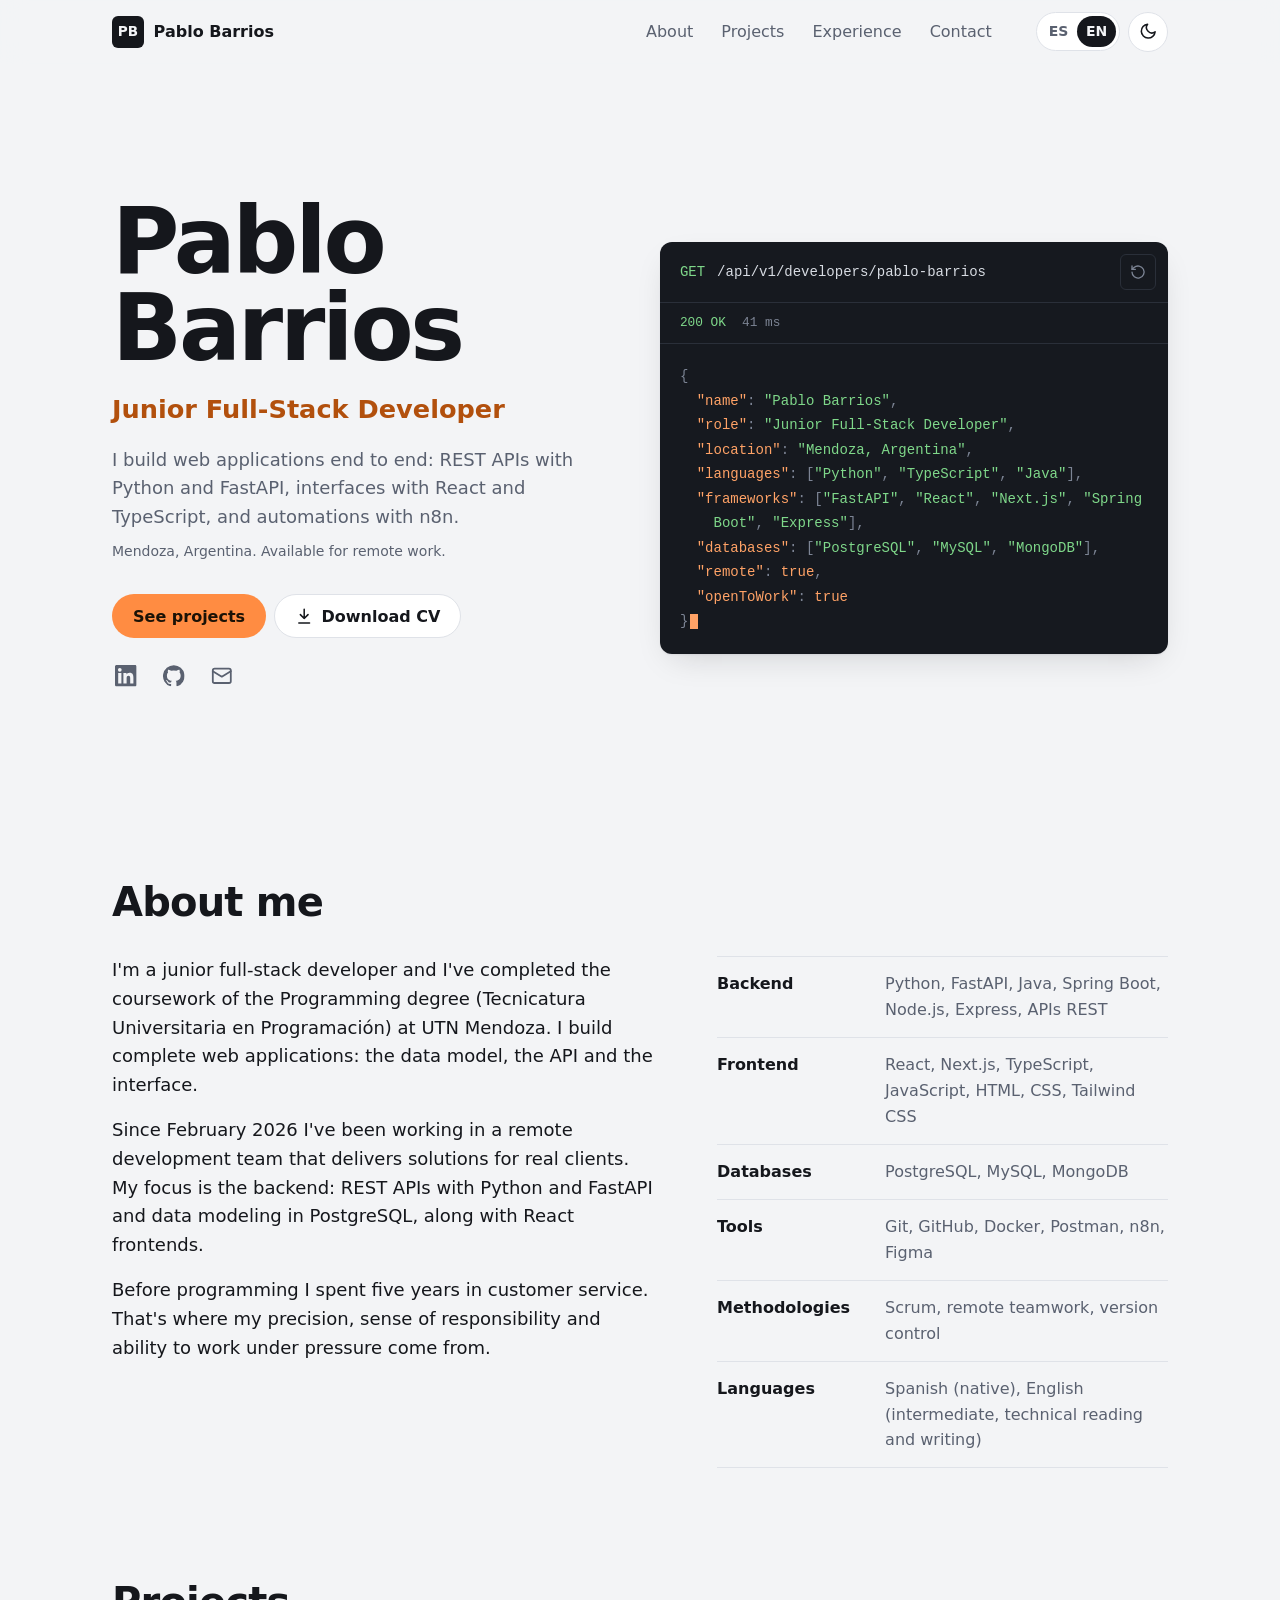
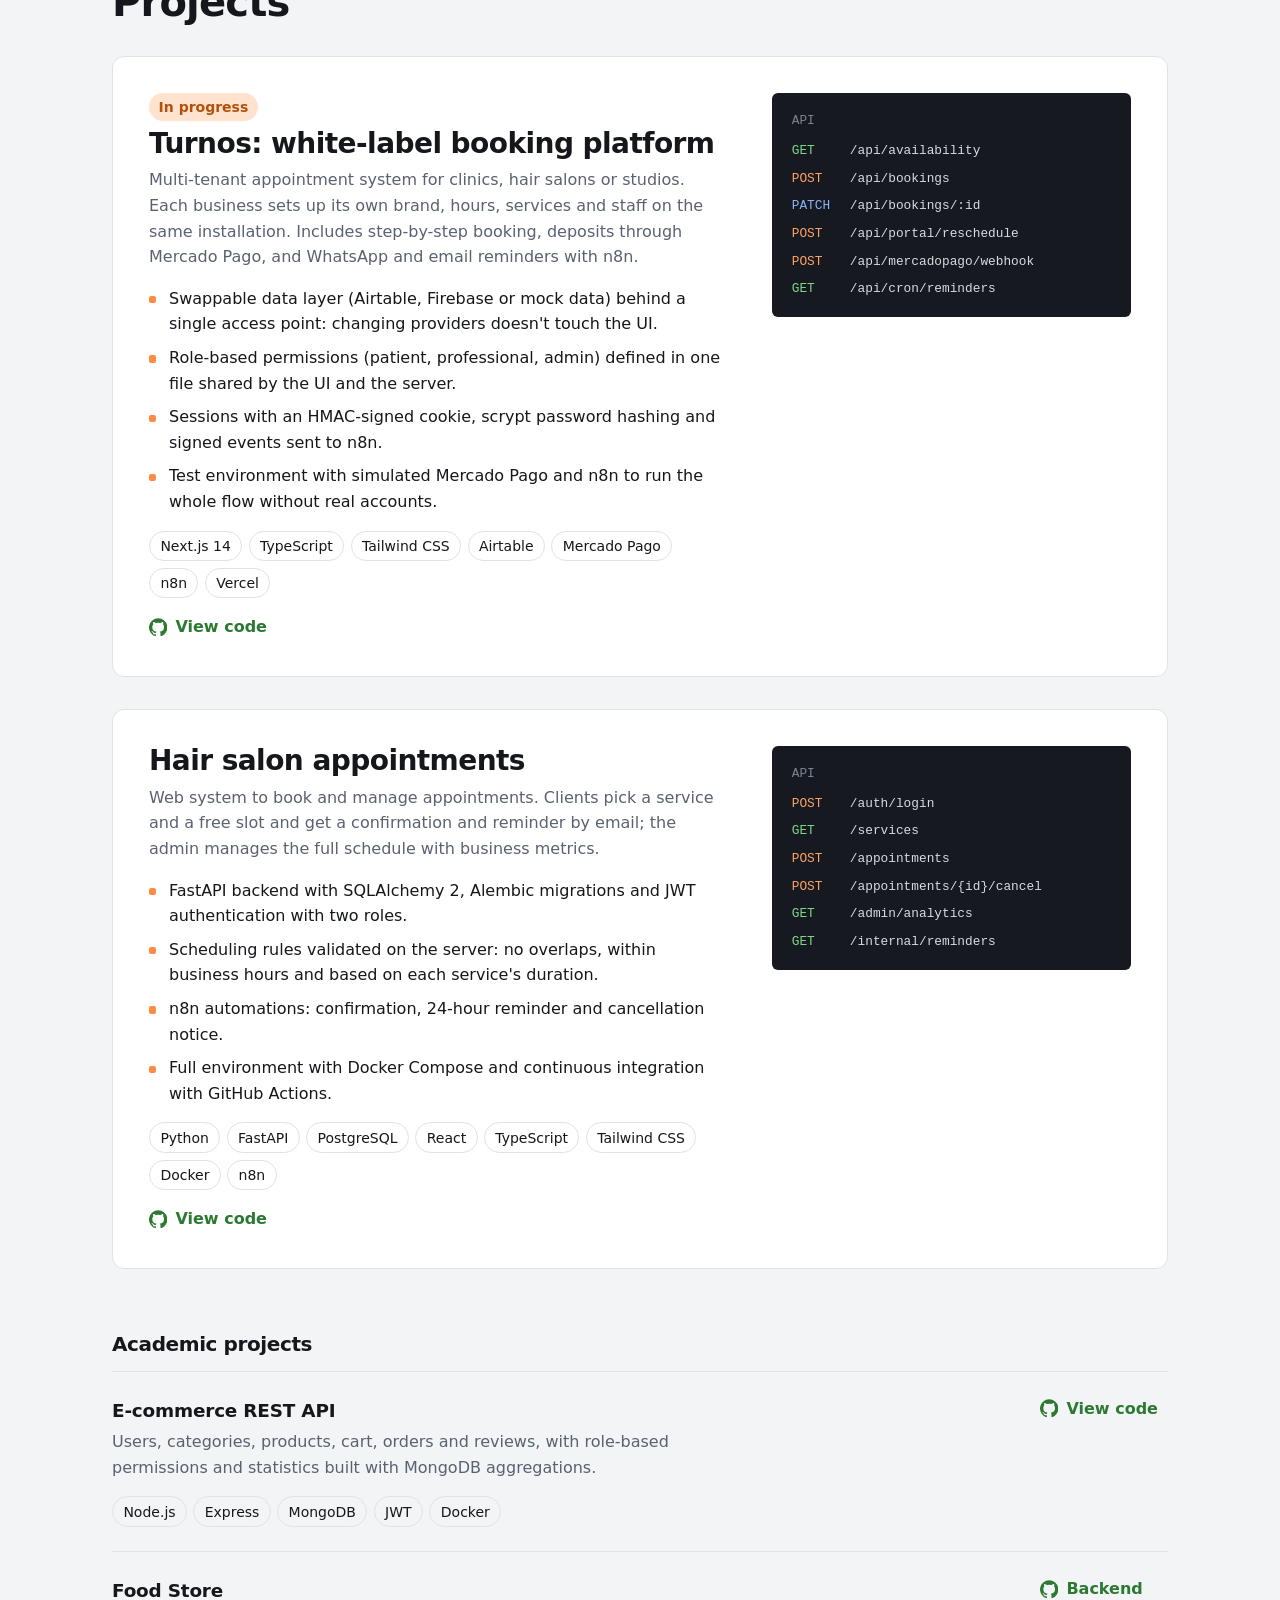
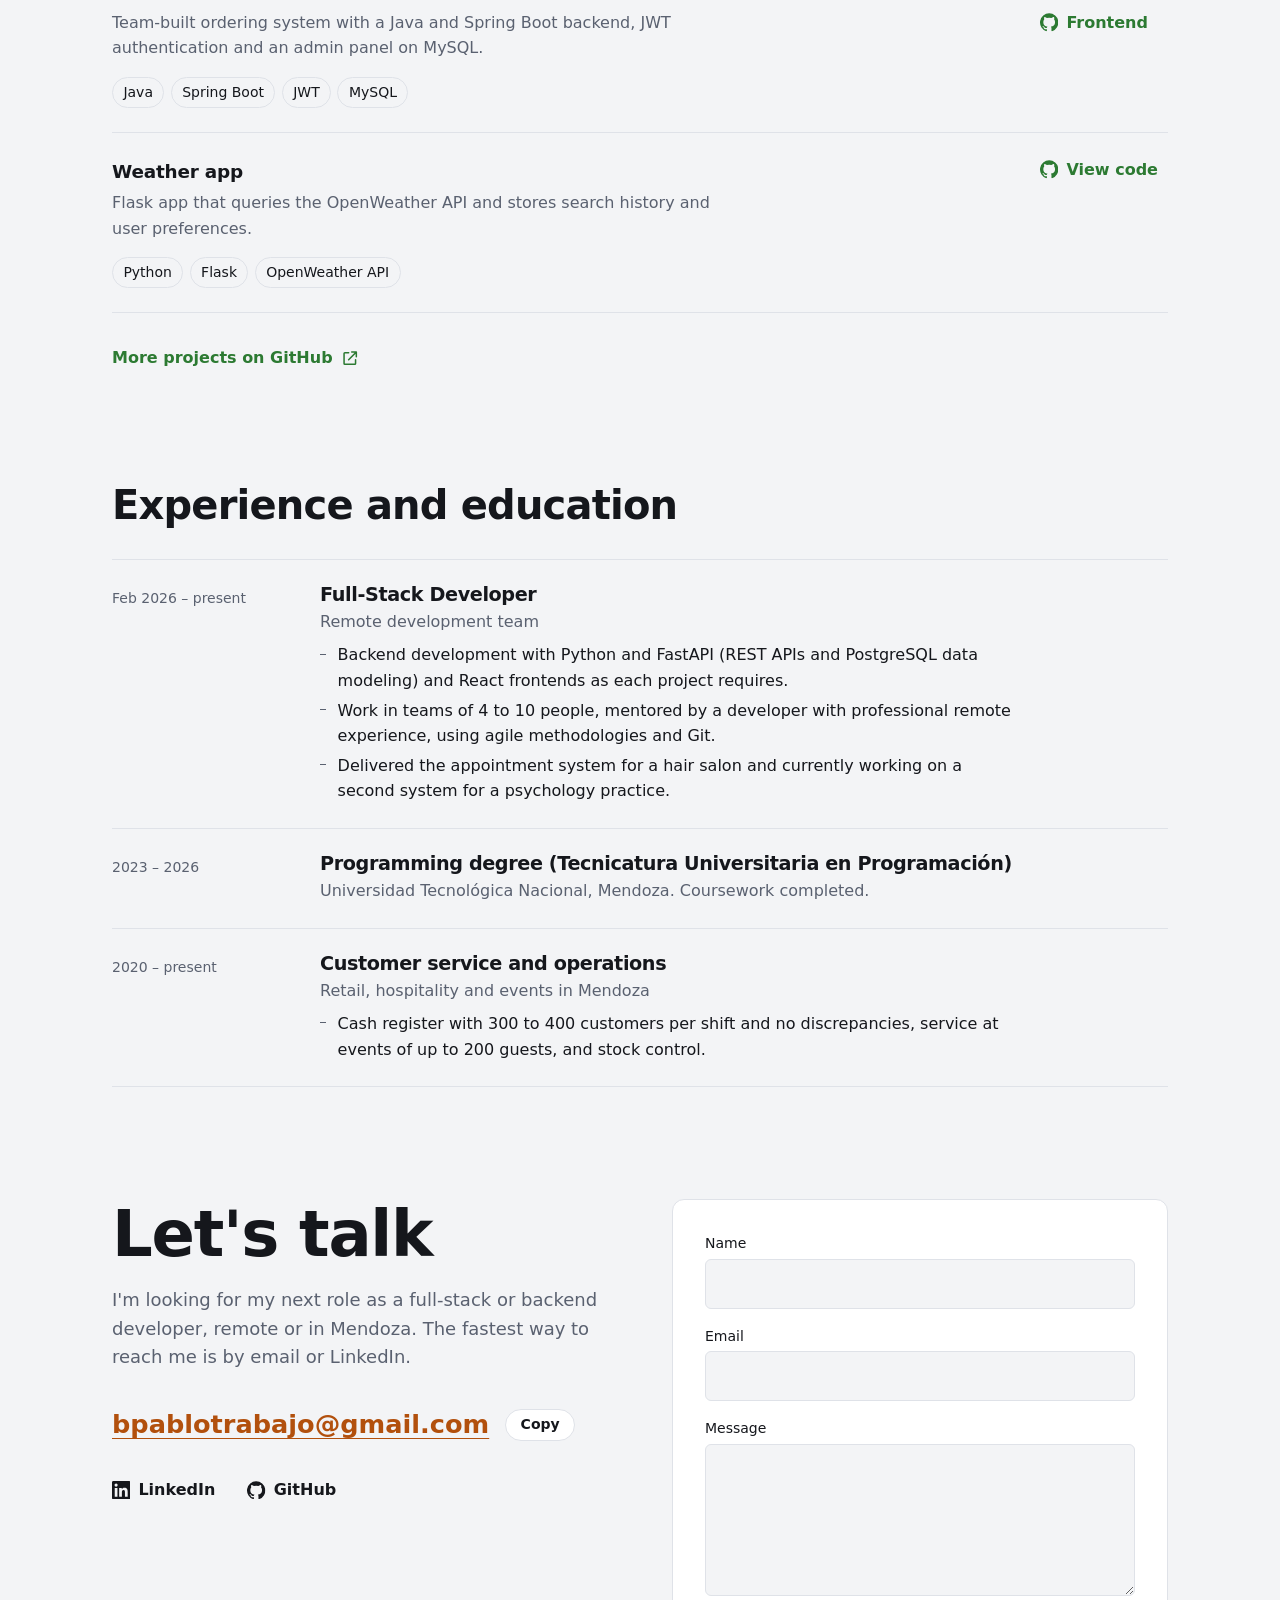
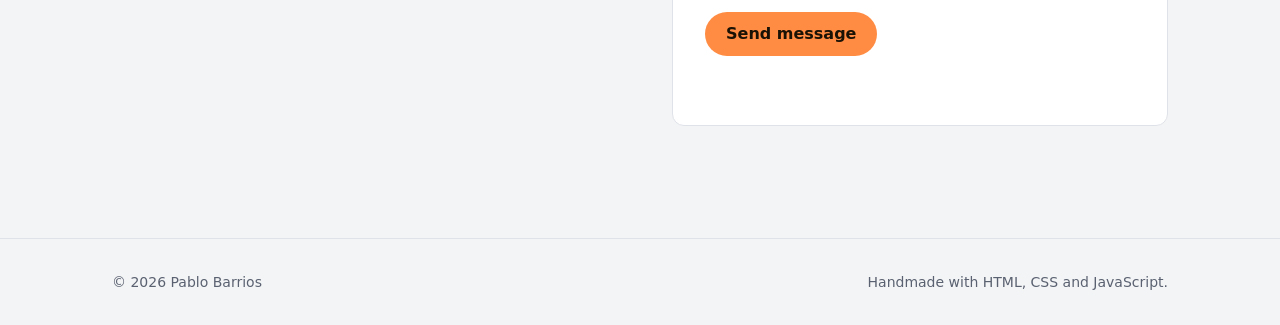
<file: index.html>
<!DOCTYPE html>
<html lang="es">
<head>
    <meta charset="UTF-8">
    <meta name="viewport" content="width=device-width, initial-scale=1.0">
    <!-- Seguridad: GitHub Pages no permite configurar cabeceras HTTP, así que la política va como meta.
         Si cambiás el script en línea de más abajo, hay que recalcular su hash (ver README). -->
    <meta http-equiv="Content-Security-Policy" content="default-src 'self'; script-src 'self' 'sha256-qCm9SoZn5TiUDaCYLruFXQI110oc0spORwBN+nDmYwY='; style-src 'self' https://fonts.googleapis.com; font-src https://fonts.gstatic.com; img-src 'self' data:; connect-src 'self' https://formspree.io; form-action https://formspree.io; base-uri 'self'; object-src 'none'; upgrade-insecure-requests">
    <meta name="referrer" content="strict-origin-when-cross-origin">

    <title>Pablo Barrios | Desarrollador Full Stack</title>
    <meta name="description" content="Pablo Barrios, desarrollador full stack junior en Mendoza, Argentina. APIs REST con Python y FastAPI, frontends con React y TypeScript, automatizaciones con n8n. Disponible para trabajo remoto.">
    <meta name="author" content="Pablo Barrios">
    <meta name="theme-color" content="#111317">
    <link rel="canonical" href="https://byakko317.github.io/">

    <!-- Open Graph / LinkedIn -->
    <meta property="og:type" content="website">
    <meta property="og:locale" content="es_AR">
    <meta property="og:locale:alternate" content="en_US">
    <meta property="og:title" content="Pablo Barrios | Desarrollador Full Stack">
    <meta property="og:description" content="APIs REST con Python y FastAPI, frontends con React y TypeScript, automatizaciones con n8n.">
    <meta property="og:url" content="https://byakko317.github.io/">
    <meta property="og:image" content="https://byakko317.github.io/assets/og-image.png">
    <meta property="og:image:width" content="1200">
    <meta property="og:image:height" content="630">
    <meta property="og:image:alt" content="Pablo Barrios, Desarrollador Full Stack">
    <meta name="twitter:card" content="summary_large_image">

    <link rel="icon" type="image/png" href="assets/icons/coffee.png">

    <!-- Evita el parpadeo de tema/idioma: se aplica antes de pintar -->
    <script>
        (function () {
            var root = document.documentElement;
            try {
                var theme = localStorage.getItem("theme");
                if (theme === "dark" || theme === "light") root.dataset.theme = theme;
                var lang = localStorage.getItem("lang");
                if (!lang) lang = (navigator.language || "es").toLowerCase().indexOf("es") === 0 ? "es" : "en";
                root.dataset.lang = lang;
            } catch (e) {}
        })();
    </script>

    <link rel="preconnect" href="https://fonts.googleapis.com">
    <link rel="preconnect" href="https://fonts.gstatic.com" crossorigin>
    <link rel="stylesheet" href="https://fonts.googleapis.com/css2?family=Bricolage+Grotesque:opsz,wght@12..96,600;12..96,800&family=Instrument+Sans:wght@400;500;600&family=JetBrains+Mono:wght@400;500&display=swap">

    <link rel="stylesheet" href="css/base.css">
    <link rel="stylesheet" href="css/layout.css">
    <link rel="stylesheet" href="css/sections/hero.css">
    <link rel="stylesheet" href="css/sections/about.css">
    <link rel="stylesheet" href="css/sections/projects.css">
    <link rel="stylesheet" href="css/sections/experience.css">
    <link rel="stylesheet" href="css/sections/contact.css">
    <link rel="stylesheet" href="css/components/cursor.css">

    <script type="application/ld+json">
    {
        "@context": "https://schema.org",
        "@type": "Person",
        "name": "Pablo Ariel Barrios",
        "jobTitle": "Desarrollador Full Stack",
        "url": "https://byakko317.github.io/",
        "email": "mailto:bpablotrabajo@gmail.com",
        "address": { "@type": "PostalAddress", "addressLocality": "Mendoza", "addressCountry": "AR" },
        "alumniOf": { "@type": "CollegeOrUniversity", "name": "Universidad Tecnológica Nacional, Facultad Regional Mendoza" },
        "knowsAbout": ["Python", "FastAPI", "React", "TypeScript", "Next.js", "Java", "Spring Boot", "Node.js", "PostgreSQL", "MongoDB", "n8n"],
        "sameAs": ["https://github.com/ByAkko317", "https://www.linkedin.com/in/pablo-ariel-barrios-tuninetti-aab5a5386"]
    }
    </script>

    <script src="js/i18n.js" defer></script>
    <script src="js/main.js" defer></script>
</head>
<body>
    <!-- Iconos reutilizables -->
    <svg class="sprite" width="0" height="0" aria-hidden="true">
        <symbol id="i-github" viewBox="0 0 24 24"><path fill="currentColor" d="M12 .3a12 12 0 0 0-3.8 23.38c.6.12.82-.26.82-.57v-2.04c-3.34.73-4.04-1.6-4.04-1.6-.55-1.4-1.34-1.77-1.34-1.77-1.09-.74.08-.73.08-.73 1.2.09 1.84 1.24 1.84 1.24 1.07 1.83 2.8 1.3 3.49 1 .11-.78.42-1.31.76-1.61-2.67-.3-5.47-1.33-5.47-5.93 0-1.31.47-2.38 1.24-3.22-.14-.3-.54-1.52.1-3.18 0 0 1-.32 3.3 1.23a11.5 11.5 0 0 1 6 0c2.28-1.55 3.29-1.23 3.29-1.23.64 1.66.24 2.88.12 3.18.77.84 1.23 1.91 1.23 3.22 0 4.61-2.8 5.62-5.48 5.92.43.37.82 1.1.82 2.22v3.29c0 .32.21.69.82.57A12 12 0 0 0 12 .3"/></symbol>
        <symbol id="i-linkedin" viewBox="0 0 24 24"><path fill="currentColor" d="M20.45 20.45h-3.56v-5.57c0-1.33-.02-3.04-1.85-3.04-1.85 0-2.14 1.45-2.14 2.94v5.67H9.35V9h3.41v1.56h.05c.48-.9 1.64-1.85 3.37-1.85 3.6 0 4.27 2.37 4.27 5.46v6.28zM5.34 7.43a2.06 2.06 0 1 1 0-4.13 2.06 2.06 0 0 1 0 4.13zM7.12 20.45H3.56V9h3.56v11.45zM22.22 0H1.77C.79 0 0 .77 0 1.73v20.54C0 23.23.79 24 1.77 24h20.45c.98 0 1.78-.77 1.78-1.73V1.73C24 .77 23.2 0 22.22 0z"/></symbol>
        <symbol id="i-mail" viewBox="0 0 24 24"><g fill="none" stroke="currentColor" stroke-width="2" stroke-linecap="round" stroke-linejoin="round"><rect x="2" y="4" width="20" height="16" rx="2"/><path d="m22 7-10 6L2 7"/></g></symbol>
        <symbol id="i-sun" viewBox="0 0 24 24"><g fill="none" stroke="currentColor" stroke-width="2" stroke-linecap="round"><circle cx="12" cy="12" r="4"/><path d="M12 2v2M12 20v2M4.93 4.93l1.41 1.41M17.66 17.66l1.41 1.41M2 12h2M20 12h2M4.93 19.07l1.41-1.41M17.66 6.34l1.41-1.41"/></g></symbol>
        <symbol id="i-moon" viewBox="0 0 24 24"><path fill="none" stroke="currentColor" stroke-width="2" stroke-linecap="round" stroke-linejoin="round" d="M21 12.8A9 9 0 1 1 11.2 3a7 7 0 0 0 9.8 9.8z"/></symbol>
        <symbol id="i-menu" viewBox="0 0 24 24"><path fill="none" stroke="currentColor" stroke-width="2" stroke-linecap="round" d="M4 7h16M4 12h16M4 17h16"/></symbol>
        <symbol id="i-replay" viewBox="0 0 24 24"><g fill="none" stroke="currentColor" stroke-width="2" stroke-linecap="round" stroke-linejoin="round"><path d="M3 12a9 9 0 1 0 3-6.7L3 8"/><path d="M3 3v5h5"/></g></symbol>
        <symbol id="i-download" viewBox="0 0 24 24"><g fill="none" stroke="currentColor" stroke-width="2" stroke-linecap="round" stroke-linejoin="round"><path d="M12 3v12M7 10l5 5 5-5M5 21h14"/></g></symbol>
        <symbol id="i-external" viewBox="0 0 24 24"><g fill="none" stroke="currentColor" stroke-width="2" stroke-linecap="round" stroke-linejoin="round"><path d="M14 4h6v6M20 4 10 14M19 14v5a1 1 0 0 1-1 1H5a1 1 0 0 1-1-1V6a1 1 0 0 1 1-1h5"/></g></symbol>
    </svg>

    <a class="skip-link" href="#main" data-i18n="skip">Saltar al contenido</a>

    <header class="site-header">
        <div class="container header-inner">
            <a class="brand" href="#top" aria-label="Pablo Barrios, inicio">
                <span class="brand-mark" aria-hidden="true">PB</span>
                <span class="brand-name">Pablo Barrios</span>
            </a>

            <nav class="site-nav" id="site-nav" aria-label="Principal" data-i18n-attr="aria-label:nav.label">
                <ul>
                    <li><a href="#about" data-i18n="nav.about">Sobre mí</a></li>
                    <li><a href="#projects" data-i18n="nav.projects">Proyectos</a></li>
                    <li><a href="#experience" data-i18n="nav.experience">Experiencia</a></li>
                    <li><a href="#contact" data-i18n="nav.contact">Contacto</a></li>
                </ul>
            </nav>

            <div class="header-actions">
                <button class="lang-toggle" id="lang-toggle" type="button" aria-label="Switch to English" data-i18n-attr="aria-label:lang.switch">
                    <span data-lang-opt="es">ES</span><span data-lang-opt="en">EN</span>
                </button>
                <button class="icon-btn" id="theme-toggle" type="button" aria-label="Cambiar tema" data-i18n-attr="aria-label:theme.toggle">
                    <svg class="icon icon-moon" aria-hidden="true"><use href="#i-moon"/></svg>
                    <svg class="icon icon-sun" aria-hidden="true"><use href="#i-sun"/></svg>
                </button>
                <button class="icon-btn menu-toggle" id="menu-toggle" type="button" aria-expanded="false" aria-controls="site-nav" aria-label="Abrir menú" data-i18n-attr="aria-label:nav.menu">
                    <svg class="icon" aria-hidden="true"><use href="#i-menu"/></svg>
                </button>
            </div>
        </div>
    </header>

    <main id="main">
        <!-- HERO -->
        <section class="hero container" id="top" aria-labelledby="hero-title">
            <div class="hero-text">
                <h1 id="hero-title">Pablo Barrios</h1>
                <p class="hero-role" data-i18n="hero.role">Desarrollador Full Stack Junior</p>
                <p class="hero-pitch" data-i18n="hero.pitch">
                    Construyo aplicaciones web de punta a punta: APIs REST con Python y FastAPI, interfaces con React y TypeScript, y automatizaciones con n8n.
                </p>
                <p class="hero-location" data-i18n="hero.location">Mendoza, Argentina. Disponible para trabajo remoto.</p>
                <div class="hero-actions">
                    <a class="btn btn-primary" href="#projects" data-i18n="hero.ctaProjects">Ver proyectos</a>
                    <a class="btn btn-ghost" href="assets/cv/CV-Pablo-Barrios.pdf" download>
                        <svg class="icon" aria-hidden="true"><use href="#i-download"/></svg>
                        <span data-i18n="hero.ctaCv">Descargar CV</span>
                    </a>
                </div>
                <ul class="social-links" aria-label="Redes" data-i18n-attr="aria-label:social.label">
                    <li><a href="https://www.linkedin.com/in/pablo-ariel-barrios-tuninetti-aab5a5386" target="_blank" rel="noopener" aria-label="LinkedIn"><svg class="icon" aria-hidden="true"><use href="#i-linkedin"/></svg></a></li>
                    <li><a href="https://github.com/ByAkko317" target="_blank" rel="noopener" aria-label="GitHub"><svg class="icon" aria-hidden="true"><use href="#i-github"/></svg></a></li>
                    <li><a href="mailto:bpablotrabajo@gmail.com" aria-label="Email"><svg class="icon" aria-hidden="true"><use href="#i-mail"/></svg></a></li>
                </ul>
            </div>

            <!-- La respuesta "de la API": el perfil como un endpoint.
                 El contenido real sale de api/v1/developers/pablo-barrios.json; esto es lo que se ve sin JavaScript. -->
            <figure class="api-card" aria-label="Perfil en formato JSON" data-i18n-attr="aria-label:api.label">
                <div class="api-request">
                    <span class="api-method">GET</span>
                    <span class="api-path">/api/v1/developers/pablo-barrios</span>
                    <button class="api-replay" id="api-replay" type="button" aria-label="Reenviar petición" data-i18n-attr="aria-label:api.replay">
                        <svg class="icon" aria-hidden="true"><use href="#i-replay"/></svg>
                    </button>
                </div>
                <div class="api-status" aria-live="polite">
                    <span class="api-code" id="api-code">200 OK</span>
                    <span class="api-time" id="api-time"></span>
                </div>
                <pre class="api-body"><code id="api-body">{
  "name": "Pablo Barrios",
  "role": "Desarrollador Full Stack Junior",
  "location": "Mendoza, Argentina",
  "languages": ["Python", "TypeScript", "Java"],
  "frameworks": ["FastAPI", "React", "Next.js", "Spring Boot", "Express"],
  "databases": ["PostgreSQL", "MySQL", "MongoDB"],
  "remote": true,
  "openToWork": true
}</code></pre>
            </figure>
        </section>

        <!-- SOBRE MÍ -->
        <section class="section about container" id="about" aria-labelledby="about-title">
            <h2 id="about-title" data-i18n="about.title">Sobre mí</h2>
            <div class="about-grid">
                <div class="about-text">
                    <p data-i18n="about.p1">
                        Soy desarrollador full stack junior y terminé de cursar la Tecnicatura Universitaria en Programación en la UTN Mendoza. Construyo aplicaciones web completas: el modelo de datos, la API y la interfaz.
                    </p>
                    <p data-i18n="about.p2">
                        Desde febrero de 2026 trabajo en un equipo de desarrollo remoto que entrega soluciones para clientes reales. Mi foco está en el backend: APIs REST con Python y FastAPI y modelado de datos en PostgreSQL, junto con frontends en React.
                    </p>
                    <p data-i18n="about.p3">
                        Antes de programar trabajé cinco años en atención al cliente. De ahí traigo precisión, responsabilidad y la costumbre de trabajar bajo presión.
                    </p>
                </div>

                <dl class="skills">
                    <div class="skills-row">
                        <dt>Backend</dt>
                        <dd>Python, FastAPI, Java, Spring Boot, Node.js, Express, APIs REST</dd>
                    </div>
                    <div class="skills-row">
                        <dt>Frontend</dt>
                        <dd>React, Next.js, TypeScript, JavaScript, HTML, CSS, Tailwind CSS</dd>
                    </div>
                    <div class="skills-row">
                        <dt data-i18n="skills.data">Bases de datos</dt>
                        <dd>PostgreSQL, MySQL, MongoDB</dd>
                    </div>
                    <div class="skills-row">
                        <dt data-i18n="skills.tools">Herramientas</dt>
                        <dd>Git, GitHub, Docker, Postman, n8n, Figma</dd>
                    </div>
                    <div class="skills-row">
                        <dt data-i18n="skills.methods">Metodologías</dt>
                        <dd data-i18n="skills.methodsList">Scrum, trabajo en equipo remoto, control de versiones</dd>
                    </div>
                    <div class="skills-row">
                        <dt data-i18n="skills.languages">Idiomas</dt>
                        <dd data-i18n="skills.languagesList">Español nativo, inglés intermedio (lectura y escritura técnica)</dd>
                    </div>
                </dl>
            </div>
        </section>

        <!-- PROYECTOS -->
        <section class="section projects container" id="projects" aria-labelledby="projects-title">
            <h2 id="projects-title" data-i18n="projects.title">Proyectos</h2>

            <div class="featured-list">
                <article class="featured">
                    <div class="featured-body">
                        <p class="featured-status" data-i18n="projects.inProgress">En desarrollo</p>
                        <h3 data-i18n="f1.title">Turnos: plataforma de reservas white-label</h3>
                        <p data-i18n="f1.desc">
                            Sistema de turnos multi-tenant para consultorios, peluquerías o estudios. Cada negocio configura su marca, horarios, servicios y profesionales sobre la misma instalación. Incluye reserva en pasos, cobro de señas con Mercado Pago y recordatorios por WhatsApp y email con n8n.
                        </p>
                        <ul class="highlights">
                            <li data-i18n="f1.h1">Capa de datos intercambiable (Airtable, Firebase o datos de prueba) detrás de un único punto de acceso: cambiar de proveedor no toca la interfaz.</li>
                            <li data-i18n="f1.h2">Permisos por rol (paciente, profesional, administración) definidos en un solo archivo que usan la UI y el servidor.</li>
                            <li data-i18n="f1.h3">Sesiones con cookie firmada con HMAC, contraseñas con scrypt y eventos firmados hacia n8n.</li>
                            <li data-i18n="f1.h4">Entorno de pruebas con Mercado Pago y n8n simulados para recorrer el flujo completo sin cuentas reales.</li>
                        </ul>
                        <ul class="tags" aria-label="Tecnologías" data-i18n-attr="aria-label:projects.tech">
                            <li>Next.js 14</li><li>TypeScript</li><li>Tailwind CSS</li><li>Airtable</li><li>Mercado Pago</li><li>n8n</li><li>Vercel</li>
                        </ul>
                        <div class="project-links">
                            <a href="https://github.com/ByAkko317/PsycologistProject" target="_blank" rel="noopener">
                                <svg class="icon" aria-hidden="true"><use href="#i-github"/></svg>
                                <span data-i18n="projects.code">Ver código</span>
                            </a>
                        </div>
                    </div>
                    <div class="endpoints" aria-label="Algunos endpoints de la API" data-i18n-attr="aria-label:projects.endpoints">
                        <p class="endpoints-title">API</p>
                        <ul>
                            <li><span class="m m-get">GET</span> /api/availability</li>
                            <li><span class="m m-post">POST</span> /api/bookings</li>
                            <li><span class="m m-patch">PATCH</span> /api/bookings/:id</li>
                            <li><span class="m m-post">POST</span> /api/portal/reschedule</li>
                            <li><span class="m m-post">POST</span> /api/mercadopago/webhook</li>
                            <li><span class="m m-get">GET</span> /api/cron/reminders</li>
                        </ul>
                    </div>
                </article>

                <article class="featured">
                    <div class="featured-body">
                        <h3 data-i18n="f2.title">Turnos para peluquería</h3>
                        <p data-i18n="f2.desc">
                            Sistema web para reservar y administrar turnos. El cliente elige servicio y horario libre y recibe confirmación y recordatorio por correo; el administrador gestiona la agenda completa con métricas del negocio.
                        </p>
                        <ul class="highlights">
                            <li data-i18n="f2.h1">API en FastAPI con SQLAlchemy 2, migraciones con Alembic y autenticación JWT con dos roles.</li>
                            <li data-i18n="f2.h2">Reglas de agenda validadas en el servidor: sin solapamientos, dentro del horario de atención y según la duración de cada servicio.</li>
                            <li data-i18n="f2.h3">Automatizaciones en n8n: confirmación, recordatorio 24 h antes y aviso de cancelación.</li>
                            <li data-i18n="f2.h4">Entorno completo con Docker Compose e integración continua con GitHub Actions.</li>
                        </ul>
                        <ul class="tags" aria-label="Tecnologías" data-i18n-attr="aria-label:projects.tech">
                            <li>Python</li><li>FastAPI</li><li>PostgreSQL</li><li>React</li><li>TypeScript</li><li>Tailwind CSS</li><li>Docker</li><li>n8n</li>
                        </ul>
                        <div class="project-links">
                            <a href="https://github.com/ByAkko317/TPI-Gesti-n-de-Software" target="_blank" rel="noopener">
                                <svg class="icon" aria-hidden="true"><use href="#i-github"/></svg>
                                <span data-i18n="projects.code">Ver código</span>
                            </a>
                        </div>
                    </div>
                    <div class="endpoints" aria-label="Algunos endpoints de la API" data-i18n-attr="aria-label:projects.endpoints">
                        <p class="endpoints-title">API</p>
                        <ul>
                            <li><span class="m m-post">POST</span> /auth/login</li>
                            <li><span class="m m-get">GET</span> /services</li>
                            <li><span class="m m-post">POST</span> /appointments</li>
                            <li><span class="m m-post">POST</span> /appointments/{id}/cancel</li>
                            <li><span class="m m-get">GET</span> /admin/analytics</li>
                            <li><span class="m m-get">GET</span> /internal/reminders</li>
                        </ul>
                    </div>
                </article>
            </div>

            <h3 class="subsection-title" data-i18n="projects.academic">Proyectos académicos</h3>
            <ul class="project-list">
                <li class="project">
                    <div class="project-body">
                        <h4 data-i18n="p1.title">API REST de e-commerce</h4>
                        <p data-i18n="p1.desc">
                            Usuarios, categorías, productos, carrito, órdenes y reseñas, con permisos por rol y estadísticas mediante agregaciones de MongoDB.
                        </p>
                        <ul class="tags" aria-label="Tecnologías" data-i18n-attr="aria-label:projects.tech">
                            <li>Node.js</li><li>Express</li><li>MongoDB</li><li>JWT</li><li>Docker</li>
                        </ul>
                    </div>
                    <div class="project-links">
                        <a href="https://github.com/ByAkko317/Parcial2_BD2" target="_blank" rel="noopener">
                            <svg class="icon" aria-hidden="true"><use href="#i-github"/></svg>
                            <span data-i18n="projects.code">Ver código</span>
                        </a>
                    </div>
                </li>

                <li class="project">
                    <div class="project-body">
                        <h4>Food Store</h4>
                        <p data-i18n="p2.desc">
                            Sistema de pedidos en equipo, con backend en Java y Spring Boot, autenticación JWT y panel administrativo sobre MySQL.
                        </p>
                        <ul class="tags" aria-label="Tecnologías" data-i18n-attr="aria-label:projects.tech">
                            <li>Java</li><li>Spring Boot</li><li>JWT</li><li>MySQL</li>
                        </ul>
                    </div>
                    <div class="project-links">
                        <a href="https://github.com/LuchoAZ/CompuMundoF_Backend" target="_blank" rel="noopener">
                            <svg class="icon" aria-hidden="true"><use href="#i-github"/></svg>
                            <span data-i18n="projects.backend">Backend</span>
                        </a>
                        <a href="https://github.com/giulifragapane/compuMundoFront" target="_blank" rel="noopener">
                            <svg class="icon" aria-hidden="true"><use href="#i-github"/></svg>
                            <span data-i18n="projects.frontend">Frontend</span>
                        </a>
                    </div>
                </li>

                <li class="project">
                    <div class="project-body">
                        <h4 data-i18n="p3.title">App del clima</h4>
                        <p data-i18n="p3.desc">
                            Aplicación en Flask que consulta la API de OpenWeather y guarda el historial de búsquedas y las preferencias del usuario.
                        </p>
                        <ul class="tags" aria-label="Tecnologías" data-i18n-attr="aria-label:projects.tech">
                            <li>Python</li><li>Flask</li><li>OpenWeather API</li>
                        </ul>
                    </div>
                    <div class="project-links">
                        <a href="https://github.com/ByAkko317/Scrumbl-cookies" target="_blank" rel="noopener">
                            <svg class="icon" aria-hidden="true"><use href="#i-github"/></svg>
                            <span data-i18n="projects.code">Ver código</span>
                        </a>
                    </div>
                </li>
            </ul>

            <p class="projects-more">
                <a href="https://github.com/ByAkko317" target="_blank" rel="noopener">
                    <span data-i18n="projects.more">Más proyectos en GitHub</span>
                    <svg class="icon" aria-hidden="true"><use href="#i-external"/></svg>
                </a>
            </p>
        </section>

        <!-- EXPERIENCIA -->
        <section class="section experience container" id="experience" aria-labelledby="experience-title">
            <h2 id="experience-title" data-i18n="exp.title">Experiencia y formación</h2>

            <ol class="timeline">
                <li class="timeline-item">
                    <p class="timeline-date" data-i18n="exp.e1.date">Feb 2026 – actualidad</p>
                    <div>
                        <h3 data-i18n="exp.e1.title">Desarrollador Full Stack</h3>
                        <p class="timeline-place" data-i18n="exp.e1.place">Equipo de desarrollo remoto</p>
                        <ul class="timeline-points">
                            <li data-i18n="exp.e1.p1">Desarrollo backend con Python y FastAPI (APIs REST y modelado de datos en PostgreSQL) y frontend en React según cada proyecto.</li>
                            <li data-i18n="exp.e1.p2">Trabajo en equipos de 4 a 10 personas, con mentoría de un desarrollador con experiencia profesional remota, metodologías ágiles y Git.</li>
                            <li data-i18n="exp.e1.p3">Entregué el sistema de turnos de un salón de peluquería y participo en el desarrollo de un segundo sistema para un consultorio psicológico.</li>
                        </ul>
                    </div>
                </li>
                <li class="timeline-item">
                    <p class="timeline-date">2023 – 2026</p>
                    <div>
                        <h3 data-i18n="exp.edu.title">Tecnicatura Universitaria en Programación</h3>
                        <p class="timeline-place" data-i18n="exp.edu.place">Universidad Tecnológica Nacional, Facultad Regional Mendoza. Cursada completa.</p>
                    </div>
                </li>
                <li class="timeline-item">
                    <p class="timeline-date" data-i18n="exp.e2.date">2020 – actualidad</p>
                    <div>
                        <h3 data-i18n="exp.e2.title">Atención al cliente y control operativo</h3>
                        <p class="timeline-place" data-i18n="exp.e2.place">Comercio, gastronomía y eventos en Mendoza</p>
                        <ul class="timeline-points">
                            <li data-i18n="exp.e2.p1">Caja con 300 a 400 clientes por turno sin diferencias en el arqueo, atención de eventos de hasta 200 personas y control de stock.</li>
                        </ul>
                    </div>
                </li>
            </ol>
        </section>

        <!-- CONTACTO -->
        <section class="section contact container" id="contact" aria-labelledby="contact-title">
            <div class="contact-intro">
                <h2 id="contact-title" data-i18n="contact.title">Hablemos</h2>
                <p data-i18n="contact.text">
                    Busco mi próximo puesto como desarrollador full stack o backend, remoto o en Mendoza. La forma más rápida de contactarme es por email o LinkedIn.
                </p>

                <div class="contact-email">
                    <a class="email-link" href="mailto:bpablotrabajo@gmail.com">bpablotrabajo@gmail.com</a>
                    <button class="btn btn-small" id="copy-email" type="button" data-email="bpablotrabajo@gmail.com" data-i18n="contact.copy">Copiar</button>
                </div>

                <ul class="contact-channels">
                    <li>
                        <a href="https://www.linkedin.com/in/pablo-ariel-barrios-tuninetti-aab5a5386" target="_blank" rel="noopener">
                            <svg class="icon" aria-hidden="true"><use href="#i-linkedin"/></svg> LinkedIn
                        </a>
                    </li>
                    <li>
                        <a href="https://github.com/ByAkko317" target="_blank" rel="noopener">
                            <svg class="icon" aria-hidden="true"><use href="#i-github"/></svg> GitHub
                        </a>
                    </li>
                </ul>
            </div>

            <!-- Formulario: funciona con Formspree (formspree.io). Reemplazá TU_ID por el id de tu formulario.
                 Mientras no esté configurado, abre el cliente de correo con el mensaje ya escrito. -->
            <form class="contact-form" id="contact-form" action="https://formspree.io/f/TU_ID" method="POST" novalidate>
                <div class="field">
                    <label for="cf-name" data-i18n="form.name">Nombre</label>
                    <input type="text" id="cf-name" name="name" autocomplete="name" required>
                </div>
                <div class="field">
                    <label for="cf-email" data-i18n="form.email">Email</label>
                    <input type="email" id="cf-email" name="email" autocomplete="email" required>
                </div>
                <div class="field">
                    <label for="cf-message" data-i18n="form.message">Mensaje</label>
                    <textarea id="cf-message" name="message" rows="5" required></textarea>
                </div>
                <button class="btn btn-primary" type="submit" data-i18n="form.submit">Enviar mensaje</button>
                <p class="form-status" id="form-status" role="status" aria-live="polite"></p>
            </form>
        </section>
    </main>

    <footer class="site-footer">
        <div class="container footer-inner">
            <p>&copy; <span id="year">2026</span> Pablo Barrios</p>
            <p class="footer-note" data-i18n="footer.note">Hecho a mano con HTML, CSS y JavaScript.</p>
        </div>
    </footer>

    <div class="cursor-ring" aria-hidden="true"></div>
</body>
</html>
</file>
<file: css/base.css>
/* ─────────────────────────────────────────────
   TOKENS
   Tema claro por defecto; el oscuro se aplica si el sistema lo pide
   o si el usuario lo eligió (data-theme en <html>).
────────────────────────────────────────────── */
:root {
    color-scheme: light;

    /* Neutros */
    --bg: #f3f4f6;
    --surface: #ffffff;
    --ink: #15171c;
    --muted: #5a6170;
    --line: #dfe2e8;

    /* Acentos (identidad naranja / verde) */
    --orange: #ff8c42;
    --orange-ink: #b2500d;     /* naranja con contraste suficiente para texto */
    --orange-soft: #ffe3cf;
    --green: #3f9a45;
    --green-ink: #2c7a32;
    --green-soft: #dcf2dd;
    --blue-soft: #dde9f7;

    /* Panel de código (oscuro en ambos temas) */
    --code-bg: #16191f;
    --code-line: #2a2f39;
    --code-ink: #d7dbe2;
    --code-muted: #7c8494;
    --code-key: #ffa266;
    --code-string: #7fd88a;

    /* Tipografía */
    --font-display: "Bricolage Grotesque", "Segoe UI", system-ui, sans-serif;
    --font-body: "Instrument Sans", "Segoe UI", system-ui, sans-serif;
    --font-code: "JetBrains Mono", ui-monospace, "Cascadia Code", Consolas, monospace;

    --text-sm: 0.875rem;
    --text-md: 1rem;
    --text-lg: 1.125rem;
    --text-xl: clamp(1.75rem, 1.2rem + 2vw, 2.5rem);
    --text-hero: clamp(2.75rem, 1.4rem + 6vw, 5.75rem);

    /* Espaciado */
    --space-xs: 0.25rem;
    --space-sm: 0.5rem;
    --space-md: 1rem;
    --space-lg: 2rem;
    --space-xl: 4rem;
    --section-gap: clamp(4rem, 3rem + 5vw, 8rem);

    /* Forma */
    --radius-sm: 6px;
    --radius-md: 12px;
    --radius-pill: 999px;
    --shadow-card: 0 1px 2px rgba(21, 23, 28, 0.06), 0 12px 32px -12px rgba(21, 23, 28, 0.18);

    --container-width: 1120px;
    --header-height: 64px;
}

@media (prefers-color-scheme: dark) {
    :root:not([data-theme="light"]) {
        color-scheme: dark;
        --bg: #111317;
        --surface: #1a1d23;
        --ink: #e9ebef;
        --muted: #9aa1ae;
        --line: #2a2e37;
        --orange-ink: #ffa266;
        --orange-soft: #3a2618;
        --green-ink: #6fd679;
        --green-soft: #1b3220;
        --blue-soft: #1c2738;
        --code-bg: #0c0e12;
        --code-line: #242832;
        --shadow-card: 0 1px 2px rgba(0, 0, 0, 0.4), 0 16px 40px -16px rgba(0, 0, 0, 0.7);
    }
}

:root[data-theme="dark"] {
    color-scheme: dark;
    --bg: #111317;
    --surface: #1a1d23;
    --ink: #e9ebef;
    --muted: #9aa1ae;
    --line: #2a2e37;
    --orange-ink: #ffa266;
    --orange-soft: #3a2618;
    --green-ink: #6fd679;
    --green-soft: #1b3220;
    --blue-soft: #1c2738;
    --code-bg: #0c0e12;
    --code-line: #242832;
    --shadow-card: 0 1px 2px rgba(0, 0, 0, 0.4), 0 16px 40px -16px rgba(0, 0, 0, 0.7);
}

/* ─────────────────────────────────────────────
   RESET & BASE
────────────────────────────────────────────── */
*,
*::before,
*::after {
    box-sizing: border-box;
    margin: 0;
    padding: 0;
}

html {
    scroll-behavior: smooth;
    scroll-padding-top: calc(var(--header-height) + var(--space-md));
    -webkit-text-size-adjust: 100%;
}

body {
    min-height: 100vh;
    background: var(--bg);
    color: var(--ink);
    font-family: var(--font-body);
    font-size: var(--text-md);
    line-height: 1.6;
    -webkit-font-smoothing: antialiased;
    transition: background-color 0.3s ease, color 0.3s ease;
}

img,
svg {
    display: block;
    max-width: 100%;
}

a {
    color: inherit;
    text-decoration-thickness: 1px;
    text-underline-offset: 0.2em;
}

ul,
ol {
    list-style: none;
}

button,
input,
textarea {
    font: inherit;
    color: inherit;
}

button {
    cursor: pointer;
}

h1,
h2,
h3 {
    font-family: var(--font-display);
    line-height: 1.1;
    letter-spacing: -0.02em;
    font-weight: 800;
}

h2 {
    font-size: var(--text-xl);
    margin-bottom: var(--space-lg);
}

h3 {
    font-size: 1.35rem;
    font-weight: 600;
}

::selection {
    background: var(--orange);
    color: #15171c;
}

:focus-visible {
    outline: 2px solid var(--orange);
    outline-offset: 3px;
    border-radius: 4px;
}

.icon {
    width: 1.15em;
    height: 1.15em;
    flex-shrink: 0;
}

.container {
    width: 100%;
    max-width: var(--container-width);
    margin-inline: auto;
    padding-inline: clamp(1rem, 4vw, 2rem);
}

.skip-link {
    position: absolute;
    left: var(--space-md);
    top: -100px;
    z-index: 2000;
    padding: var(--space-sm) var(--space-md);
    background: var(--ink);
    color: var(--bg);
    border-radius: var(--radius-sm);
}

.skip-link:focus {
    top: var(--space-md);
}

/* ─────────────────────────────────────────────
   BOTONES
────────────────────────────────────────────── */
.btn {
    display: inline-flex;
    align-items: center;
    gap: var(--space-sm);
    padding: 0.7rem 1.25rem;
    border-radius: var(--radius-pill);
    border: 1px solid transparent;
    font-weight: 600;
    font-size: var(--text-md);
    text-decoration: none;
    line-height: 1.2;
    transition: background-color 0.2s ease, border-color 0.2s ease, transform 0.15s ease;
}

.btn:active {
    transform: translateY(1px);
}

.btn-primary {
    background: var(--orange);
    color: #1b1206;
}

.btn-primary:hover {
    background: #ff7a26;
}

.btn-ghost {
    border-color: var(--line);
    background: var(--surface);
}

.btn-ghost:hover {
    border-color: var(--ink);
}

.btn-small {
    padding: 0.4rem 0.9rem;
    font-size: var(--text-sm);
    border-color: var(--line);
    background: var(--surface);
}

.btn-small:hover {
    border-color: var(--ink);
}

@media (prefers-reduced-motion: reduce) {
    html {
        scroll-behavior: auto;
    }

    *,
    *::before,
    *::after {
        animation-duration: 0.01ms !important;
        animation-iteration-count: 1 !important;
        transition-duration: 0.01ms !important;
    }
}

.sprite {
    position: absolute;
    width: 0;
    height: 0;
    overflow: hidden;
}
</file>
<file: css/layout.css>
/* ─────────────────────────────────────────────
   HEADER
────────────────────────────────────────────── */
.site-header {
    position: sticky;
    top: 0;
    z-index: 1000;
    height: var(--header-height);
    background: color-mix(in srgb, var(--bg) 85%, transparent);
    backdrop-filter: blur(12px);
    -webkit-backdrop-filter: blur(12px);
    border-bottom: 1px solid transparent;
    transition: border-color 0.2s ease;
}

.site-header.is-scrolled {
    border-bottom-color: var(--line);
}

.header-inner {
    height: 100%;
    display: flex;
    align-items: center;
    gap: var(--space-lg);
}

.brand {
    display: inline-flex;
    align-items: center;
    gap: 0.6rem;
    text-decoration: none;
    font-weight: 600;
    margin-right: auto;
}

.brand-mark {
    display: grid;
    place-items: center;
    width: 2rem;
    height: 2rem;
    border-radius: var(--radius-sm);
    background: var(--ink);
    color: var(--bg);
    font-family: var(--font-display);
    font-weight: 800;
    font-size: 0.85rem;
    letter-spacing: 0;
}

.site-nav ul {
    display: flex;
    gap: var(--space-xs);
}

.site-nav a {
    display: block;
    padding: 0.4rem 0.75rem;
    border-radius: var(--radius-pill);
    text-decoration: none;
    color: var(--muted);
    font-weight: 500;
    transition: color 0.2s ease, background-color 0.2s ease;
}

.site-nav a:hover,
.site-nav a[aria-current="true"] {
    color: var(--ink);
    background: var(--surface);
}

.header-actions {
    display: flex;
    align-items: center;
    gap: var(--space-sm);
}

.icon-btn {
    display: grid;
    place-items: center;
    width: 2.5rem;
    height: 2.5rem;
    border-radius: var(--radius-pill);
    border: 1px solid var(--line);
    background: var(--surface);
    transition: border-color 0.2s ease;
}

.icon-btn:hover {
    border-color: var(--ink);
}

/* El icono muestra el tema al que vas a cambiar */
.icon-sun {
    display: none;
}

[data-theme="dark"] .icon-sun {
    display: block;
}

[data-theme="dark"] .icon-moon {
    display: none;
}

@media (prefers-color-scheme: dark) {
    :root:not([data-theme="light"]) .icon-sun {
        display: block;
    }

    :root:not([data-theme="light"]) .icon-moon {
        display: none;
    }
}

.lang-toggle {
    display: inline-flex;
    padding: 3px;
    border-radius: var(--radius-pill);
    border: 1px solid var(--line);
    background: var(--surface);
    font-size: var(--text-sm);
    font-weight: 600;
}

.lang-toggle span {
    padding: 0.25rem 0.55rem;
    border-radius: var(--radius-pill);
    color: var(--muted);
    transition: background-color 0.2s ease, color 0.2s ease;
}

[data-lang="es"] .lang-toggle [data-lang-opt="es"],
[data-lang="en"] .lang-toggle [data-lang-opt="en"] {
    background: var(--ink);
    color: var(--bg);
}

.menu-toggle {
    display: none;
}

/* Menú móvil */
@media (max-width: 720px) {
    .brand-name {
        display: none;
    }

    .menu-toggle {
        display: grid;
    }

    .site-nav {
        position: absolute;
        top: var(--header-height);
        left: 0;
        right: 0;
        padding: var(--space-sm) clamp(1rem, 4vw, 2rem) var(--space-md);
        background: var(--bg);
        border-bottom: 1px solid var(--line);
        display: none;
    }

    .site-nav.is-open {
        display: block;
    }

    .site-nav ul {
        flex-direction: column;
    }

    .site-nav a {
        padding: 0.75rem;
        font-size: var(--text-lg);
        color: var(--ink);
    }
}

/* ─────────────────────────────────────────────
   SECCIONES
────────────────────────────────────────────── */
.section {
    padding-block: var(--section-gap) 0;
}

/* ─────────────────────────────────────────────
   FOOTER
────────────────────────────────────────────── */
.site-footer {
    margin-top: var(--section-gap);
    border-top: 1px solid var(--line);
    color: var(--muted);
    font-size: var(--text-sm);
}

.footer-inner {
    display: flex;
    flex-wrap: wrap;
    justify-content: space-between;
    gap: var(--space-sm);
    padding-block: var(--space-lg);
}
</file>
<file: css/sections/hero.css>
/* ─────────────────────────────────────────────
   HERO
────────────────────────────────────────────── */
.hero {
    display: grid;
    grid-template-columns: minmax(0, 1fr) minmax(0, 1.05fr);
    align-items: center;
    gap: clamp(2rem, 5vw, 4.5rem);
    min-height: min(calc(100svh - var(--header-height)), 44rem);
    padding-block: var(--space-xl) 0;
}

.hero h1 {
    font-size: var(--text-hero);
    line-height: 0.95;
    letter-spacing: -0.035em;
}

.hero-role {
    margin-top: var(--space-md);
    font-family: var(--font-display);
    font-weight: 600;
    font-size: clamp(1.2rem, 1rem + 1vw, 1.6rem);
    color: var(--orange-ink);
}

.hero-pitch {
    margin-top: var(--space-md);
    max-width: 44ch;
    font-size: var(--text-lg);
    color: var(--muted);
}

.hero-actions {
    display: flex;
    flex-wrap: wrap;
    gap: var(--space-sm);
    margin-top: var(--space-lg);
}

.social-links {
    display: flex;
    gap: var(--space-xs);
    margin-top: var(--space-md);
    margin-left: -0.5rem;
}

.social-links a {
    display: grid;
    place-items: center;
    width: 2.75rem;
    height: 2.75rem;
    border-radius: var(--radius-pill);
    color: var(--muted);
    transition: color 0.2s ease, background-color 0.2s ease;
}

.social-links a:hover {
    color: var(--ink);
    background: var(--surface);
}

.social-links .icon {
    width: 1.35rem;
    height: 1.35rem;
}

/* ─────────────────────────────────────────────
   TARJETA DE LA API (petición + respuesta)
────────────────────────────────────────────── */
.api-card {
    background: var(--code-bg);
    color: var(--code-ink);
    border-radius: var(--radius-md);
    box-shadow: var(--shadow-card);
    font-family: var(--font-code);
    font-size: 0.875rem;
    overflow: hidden;
}

.api-request {
    display: flex;
    align-items: center;
    gap: 0.75rem;
    padding: 0.75rem 0.75rem 0.75rem 1.25rem;
    border-bottom: 1px solid var(--code-line);
}

.api-method {
    color: var(--code-string);
    font-weight: 500;
}

.api-path {
    flex: 1;
    min-width: 0;
    overflow: hidden;
    text-overflow: ellipsis;
    white-space: nowrap;
}

.api-replay {
    display: grid;
    place-items: center;
    width: 2.25rem;
    height: 2.25rem;
    border-radius: var(--radius-sm);
    border: 1px solid var(--code-line);
    background: transparent;
    color: var(--code-muted);
    transition: color 0.2s ease, border-color 0.2s ease;
}

.api-replay:hover {
    color: var(--code-ink);
    border-color: var(--code-muted);
}

.api-replay:focus-visible {
    outline-color: var(--code-key);
}

.api-card.is-loading .api-replay .icon {
    animation: spin 0.6s linear infinite reverse;
}

.api-status {
    display: flex;
    gap: var(--space-md);
    padding: 0.6rem 1.25rem;
    font-size: 0.8rem;
    color: var(--code-muted);
    border-bottom: 1px solid var(--code-line);
}

.api-code {
    color: var(--code-string);
}

.api-card.is-loading .api-code {
    color: var(--code-muted);
}

.api-body {
    padding: 1.25rem;
    line-height: 1.75;
    min-height: 18rem;
    white-space: pre-wrap;
    overflow-wrap: anywhere;
}

.api-body .line {
    display: block;
}

/* Las propiedades largas continúan con sangría colgante */
.api-body .line.entry {
    padding-left: 4ch;
    text-indent: -2ch;
}

.api-body .k { color: var(--code-key); }
.api-body .s { color: var(--code-string); }
.api-body .b { color: var(--code-key); font-weight: 500; }
.api-body .p { color: var(--code-muted); }

/* Llegada de la respuesta línea por línea (una sola vez, o al reenviar) */
.api-card.is-streaming .line {
    opacity: 0;
    transform: translateX(-6px);
    animation: line-in 0.35s ease forwards;
    animation-delay: calc(var(--i) * 70ms);
}

.api-body .caret {
    display: inline-block;
    width: 0.55em;
    height: 1.1em;
    margin-left: 2px;
    vertical-align: text-bottom;
    background: var(--code-key);
    animation: blink 1.1s steps(1) infinite;
}

@keyframes line-in {
    to {
        opacity: 1;
        transform: none;
    }
}

@keyframes blink {
    50% { opacity: 0; }
}

@keyframes spin {
    to { transform: rotate(360deg); }
}

/* ─────────────────────────────────────────────
   RESPONSIVE
────────────────────────────────────────────── */
@media (max-width: 900px) {
    .hero {
        grid-template-columns: 1fr;
        min-height: 0;
        padding-block: var(--space-lg) var(--space-md);
    }
}

@media (max-width: 480px) {
    .api-card {
        font-size: 0.75rem;
    }

    .api-request,
    .api-status,
    .api-body {
        padding-inline: 1rem;
    }

    .hero-actions .btn {
        flex: 1 1 auto;
        justify-content: center;
    }
}

.hero-location {
    margin-top: var(--space-sm);
    color: var(--muted);
    font-size: var(--text-sm);
}
</file>
<file: css/sections/about.css>
/* ─────────────────────────────────────────────
   SOBRE MÍ
────────────────────────────────────────────── */
.about-grid {
    display: grid;
    grid-template-columns: minmax(0, 1.2fr) minmax(0, 1fr);
    gap: clamp(2rem, 5vw, 4.5rem);
    align-items: start;
}

.about-text {
    max-width: 62ch;
    font-size: var(--text-lg);
}

.about-text p + p {
    margin-top: var(--space-md);
}

.skills {
    border-top: 1px solid var(--line);
}

.skills-row {
    display: grid;
    grid-template-columns: 9.5rem 1fr;
    gap: var(--space-md);
    padding-block: 0.9rem;
    border-bottom: 1px solid var(--line);
}

.skills dt {
    font-weight: 600;
}

.skills dd {
    color: var(--muted);
}

@media (max-width: 900px) {
    .about-grid {
        grid-template-columns: 1fr;
    }
}

@media (max-width: 480px) {
    .skills-row {
        grid-template-columns: 1fr;
        gap: var(--space-xs);
    }
}
</file>
<file: css/sections/projects.css>
/* ─────────────────────────────────────────────
   PROYECTOS DESTACADOS — descripción + endpoints reales de su API
────────────────────────────────────────────── */
.featured-list {
    display: flex;
    flex-direction: column;
    gap: var(--space-lg);
}

.featured {
    display: grid;
    grid-template-columns: minmax(0, 1.6fr) minmax(0, 1fr);
    gap: clamp(1.5rem, 4vw, 3rem);
    padding: clamp(1.25rem, 3vw, 2.25rem);
    background: var(--surface);
    border: 1px solid var(--line);
    border-radius: var(--radius-md);
}

.featured-status {
    display: inline-block;
    margin-bottom: var(--space-sm);
    padding: 0.15rem 0.6rem;
    border-radius: var(--radius-pill);
    background: var(--orange-soft);
    color: var(--orange-ink);
    font-size: var(--text-sm);
    font-weight: 600;
}

.featured h3 {
    font-size: clamp(1.35rem, 1.1rem + 1vw, 1.75rem);
    font-weight: 800;
    margin-bottom: var(--space-sm);
}

.featured-body > p:not(.featured-status) {
    max-width: 62ch;
    color: var(--muted);
}

.highlights {
    margin-top: var(--space-md);
    display: flex;
    flex-direction: column;
    gap: var(--space-sm);
}

.highlights li {
    position: relative;
    padding-left: 1.25rem;
    max-width: 62ch;
}

.highlights li::before {
    content: "";
    position: absolute;
    left: 0;
    top: 0.65em;
    width: 0.45rem;
    height: 0.45rem;
    border-radius: 2px;
    background: var(--orange);
}

/* Panel de endpoints: mismo lenguaje visual que la tarjeta del hero */
.endpoints {
    align-self: start;
    padding: 1.1rem 1.25rem;
    border-radius: var(--radius-sm);
    background: var(--code-bg);
    color: var(--code-ink);
    font-family: var(--font-code);
    font-size: 0.8rem;
}

.endpoints-title {
    margin-bottom: 0.6rem;
    color: var(--code-muted);
}

.endpoints ul {
    display: flex;
    flex-direction: column;
    gap: 0.45rem;
}

.endpoints li {
    display: flex;
    gap: 0.75rem;
    overflow-wrap: anywhere;
}

.endpoints .m {
    flex: 0 0 3.6em;
    font-weight: 500;
}

.m-get { color: var(--code-string); }
.m-post { color: var(--code-key); }
.m-patch { color: #8ab4ff; }

/* ─────────────────────────────────────────────
   PROYECTOS ACADÉMICOS — lista compacta
────────────────────────────────────────────── */
.subsection-title {
    margin-top: var(--space-xl);
    margin-bottom: var(--space-md);
    font-size: 1.25rem;
}

.project-list {
    border-top: 1px solid var(--line);
}

.project {
    display: grid;
    grid-template-columns: minmax(0, 1fr) auto;
    gap: var(--space-lg);
    align-items: start;
    padding-block: 1.5rem;
    border-bottom: 1px solid var(--line);
}

.project h4 {
    font-family: var(--font-display);
    font-size: 1.15rem;
    font-weight: 600;
    letter-spacing: -0.01em;
    margin-bottom: var(--space-xs);
}

.project-body p {
    max-width: 62ch;
    color: var(--muted);
}

.tags {
    display: flex;
    flex-wrap: wrap;
    gap: 0.4rem;
    margin-top: var(--space-md);
}

.tags li {
    padding: 0.2rem 0.65rem;
    border-radius: var(--radius-pill);
    border: 1px solid var(--line);
    font-size: var(--text-sm);
}

.project-links {
    display: flex;
    flex-wrap: wrap;
    gap: var(--space-sm) var(--space-md);
}

.featured .project-links {
    margin-top: var(--space-md);
}

.project .project-links {
    flex-direction: column;
    min-width: 8rem;
}

.project-links a,
.projects-more a {
    display: inline-flex;
    align-items: center;
    gap: var(--space-sm);
    font-weight: 600;
    color: var(--green-ink);
    text-decoration: none;
}

.project-links a:hover span,
.projects-more a:hover span {
    text-decoration: underline;
}

.projects-more {
    margin-top: var(--space-lg);
}

@media (max-width: 900px) {
    .featured {
        grid-template-columns: 1fr;
    }
}

@media (max-width: 560px) {
    .project {
        grid-template-columns: 1fr;
        gap: var(--space-md);
    }

    .project .project-links {
        flex-direction: row;
    }
}
</file>
<file: css/sections/experience.css>
/* ─────────────────────────────────────────────
   EXPERIENCIA Y FORMACIÓN — línea de tiempo
────────────────────────────────────────────── */
.timeline {
    border-top: 1px solid var(--line);
}

.timeline-item {
    display: grid;
    grid-template-columns: 11rem minmax(0, 1fr);
    gap: var(--space-lg);
    padding-block: 1.5rem;
    border-bottom: 1px solid var(--line);
}

.timeline-date {
    color: var(--muted);
    font-size: var(--text-sm);
    padding-top: 0.2rem;
}

.timeline-item h3 {
    font-size: 1.2rem;
}

.timeline-place {
    margin-top: var(--space-xs);
    color: var(--muted);
}

.timeline-points {
    margin-top: var(--space-sm);
    display: flex;
    flex-direction: column;
    gap: var(--space-xs);
}

.timeline-points li {
    position: relative;
    max-width: 68ch;
    padding-left: 1.1rem;
}

.timeline-points li::before {
    content: "";
    position: absolute;
    left: 0;
    top: 0.7em;
    width: 0.4rem;
    height: 1px;
    background: var(--muted);
}

@media (max-width: 640px) {
    .timeline-item {
        grid-template-columns: 1fr;
        gap: var(--space-xs);
    }
}
</file>
<file: css/sections/contact.css>
/* ─────────────────────────────────────────────
   CONTACTO
────────────────────────────────────────────── */
.contact {
    display: grid;
    grid-template-columns: minmax(0, 1fr) minmax(0, 1fr);
    gap: clamp(2rem, 5vw, 4.5rem);
    align-items: start;
}

.contact-intro h2 {
    font-size: clamp(2.5rem, 1.5rem + 4vw, 4rem);
    margin-bottom: var(--space-md);
}

.contact-intro > p {
    max-width: 46ch;
    font-size: var(--text-lg);
    color: var(--muted);
}

.contact-email {
    display: flex;
    flex-wrap: wrap;
    align-items: center;
    gap: var(--space-sm) var(--space-md);
    margin-top: var(--space-lg);
}

.email-link {
    font-family: var(--font-display);
    font-weight: 600;
    font-size: clamp(1.2rem, 1rem + 1vw, 1.6rem);
    color: var(--orange-ink);
    word-break: break-all;
}

.contact-channels {
    display: flex;
    gap: var(--space-lg);
    margin-top: var(--space-lg);
}

.contact-channels a {
    display: inline-flex;
    align-items: center;
    gap: var(--space-sm);
    font-weight: 600;
    text-decoration: none;
}

.contact-channels a:hover {
    text-decoration: underline;
}

/* Formulario */
.contact-form {
    display: flex;
    flex-direction: column;
    gap: var(--space-md);
    padding: clamp(1.25rem, 3vw, 2rem);
    background: var(--surface);
    border: 1px solid var(--line);
    border-radius: var(--radius-md);
}

.field {
    display: flex;
    flex-direction: column;
    gap: var(--space-xs);
}

.field label {
    font-weight: 500;
    font-size: var(--text-sm);
}

.field input,
.field textarea {
    width: 100%;
    padding: 0.7rem 0.85rem;
    border: 1px solid var(--line);
    border-radius: var(--radius-sm);
    background: var(--bg);
    transition: border-color 0.2s ease;
}

.field textarea {
    resize: vertical;
    min-height: 8rem;
}

.field input:focus,
.field textarea:focus {
    outline: none;
    border-color: var(--orange);
}

.field [aria-invalid="true"] {
    border-color: #d64545;
}

.contact-form .btn {
    align-self: flex-start;
}

.contact-form .btn[disabled] {
    opacity: 0.6;
    cursor: progress;
}

.form-status {
    min-height: 1.5em;
    font-size: var(--text-sm);
    color: var(--muted);
}

.form-status.is-success { color: var(--green-ink); }
.form-status.is-error { color: #d64545; }

@media (max-width: 900px) {
    .contact {
        grid-template-columns: 1fr;
    }
}
</file>
<file: css/components/cursor.css>
/* ─────────────────────────────────────────────
   CURSOR — anillo que sigue al puntero.
   Es un complemento: el cursor del sistema sigue visible,
   y solo se activa con mouse (no en pantallas táctiles)
   ni cuando el usuario pidió reducir el movimiento.
────────────────────────────────────────────── */
.cursor-ring {
    display: none;
}

@media (pointer: fine) and (prefers-reduced-motion: no-preference) {
    .cursor-ring {
        display: block;
        position: fixed;
        top: 0;
        left: 0;
        z-index: 9999;
        width: 34px;
        height: 34px;
        margin: -17px 0 0 -17px;
        border: 1.5px solid var(--ink);
        border-radius: 50%;
        pointer-events: none;
        opacity: 0;
        transition:
            opacity 0.2s ease,
            width 0.2s ease,
            height 0.2s ease,
            margin 0.2s ease,
            border-color 0.2s ease,
            background-color 0.2s ease;
    }

    .cursor-ring.is-visible {
        opacity: 0.35;
    }

    /* Sobre elementos interactivos: crece y toma el acento */
    .cursor-ring.is-hover {
        width: 52px;
        height: 52px;
        margin: -26px 0 0 -26px;
        opacity: 1;
        border-color: var(--orange);
        background: color-mix(in srgb, var(--orange) 12%, transparent);
    }

    .cursor-ring.is-pressed {
        width: 24px;
        height: 24px;
        margin: -12px 0 0 -12px;
    }
}
</file>
